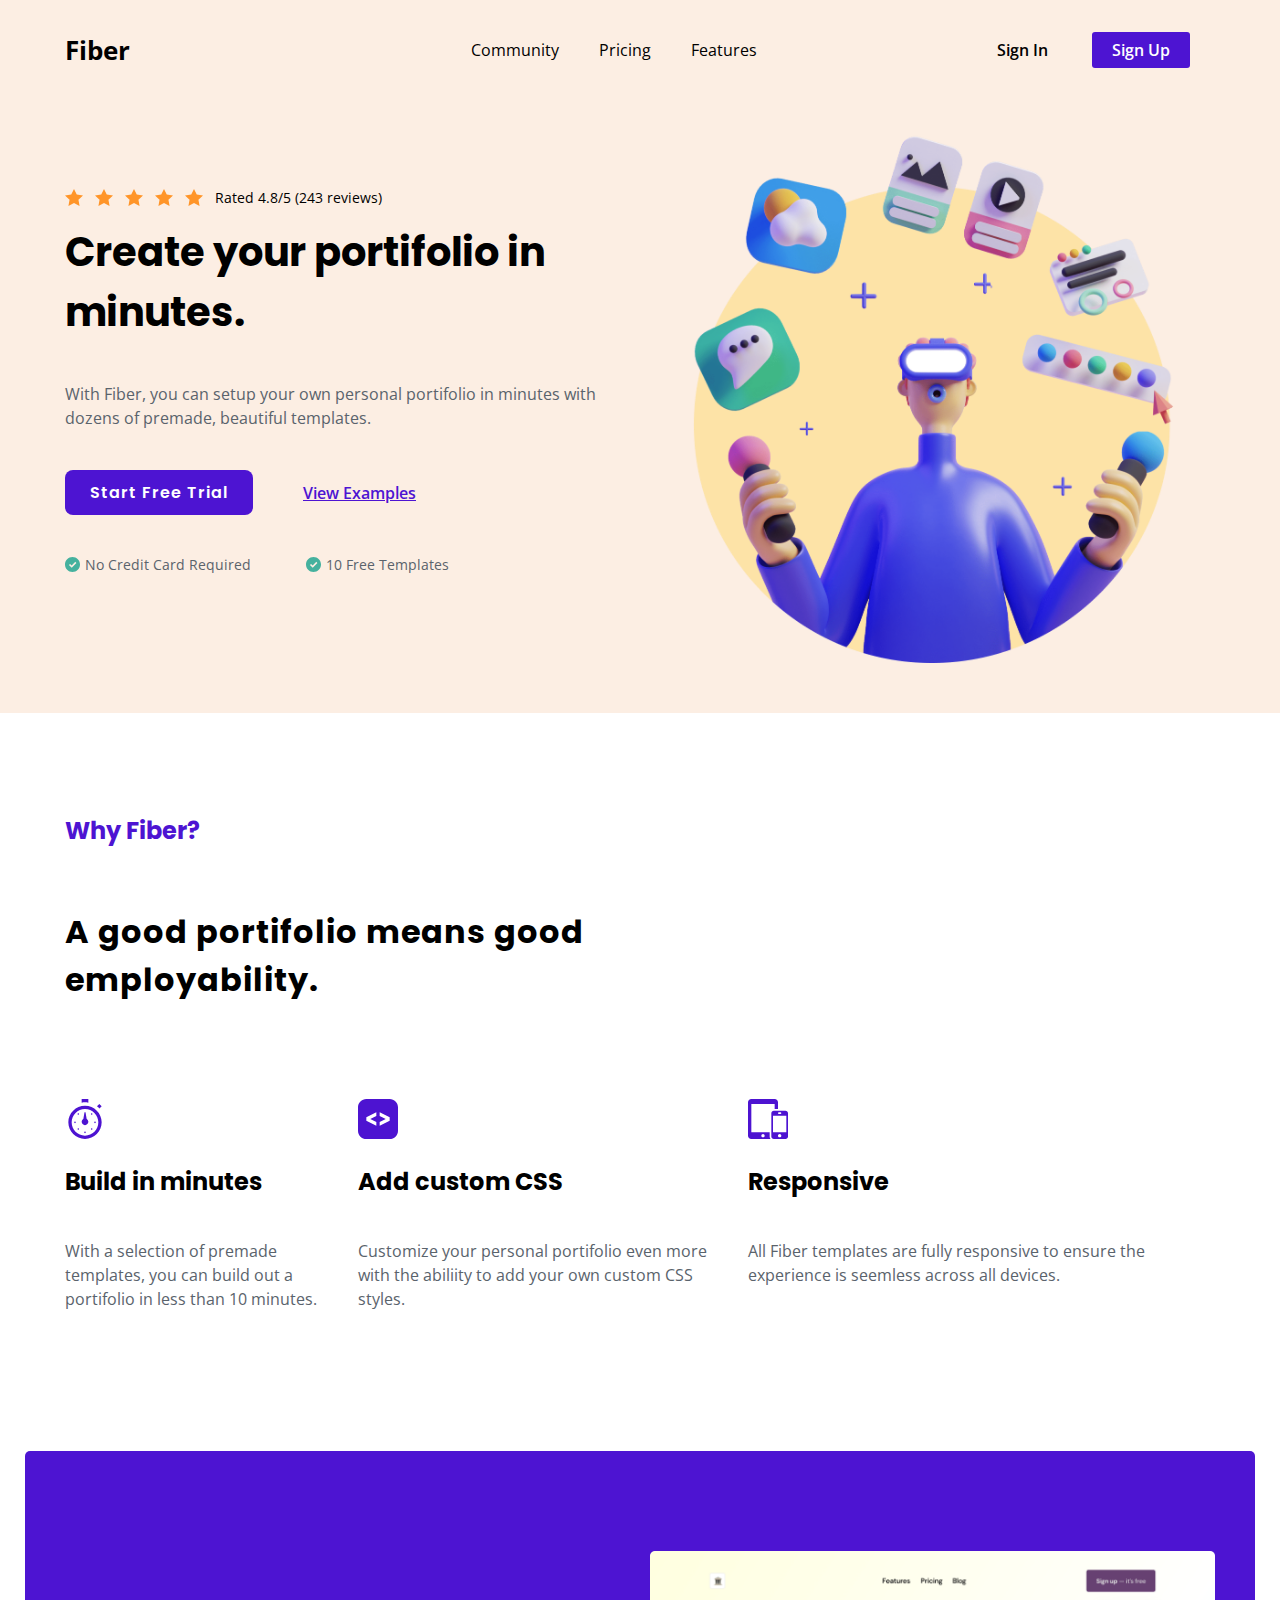
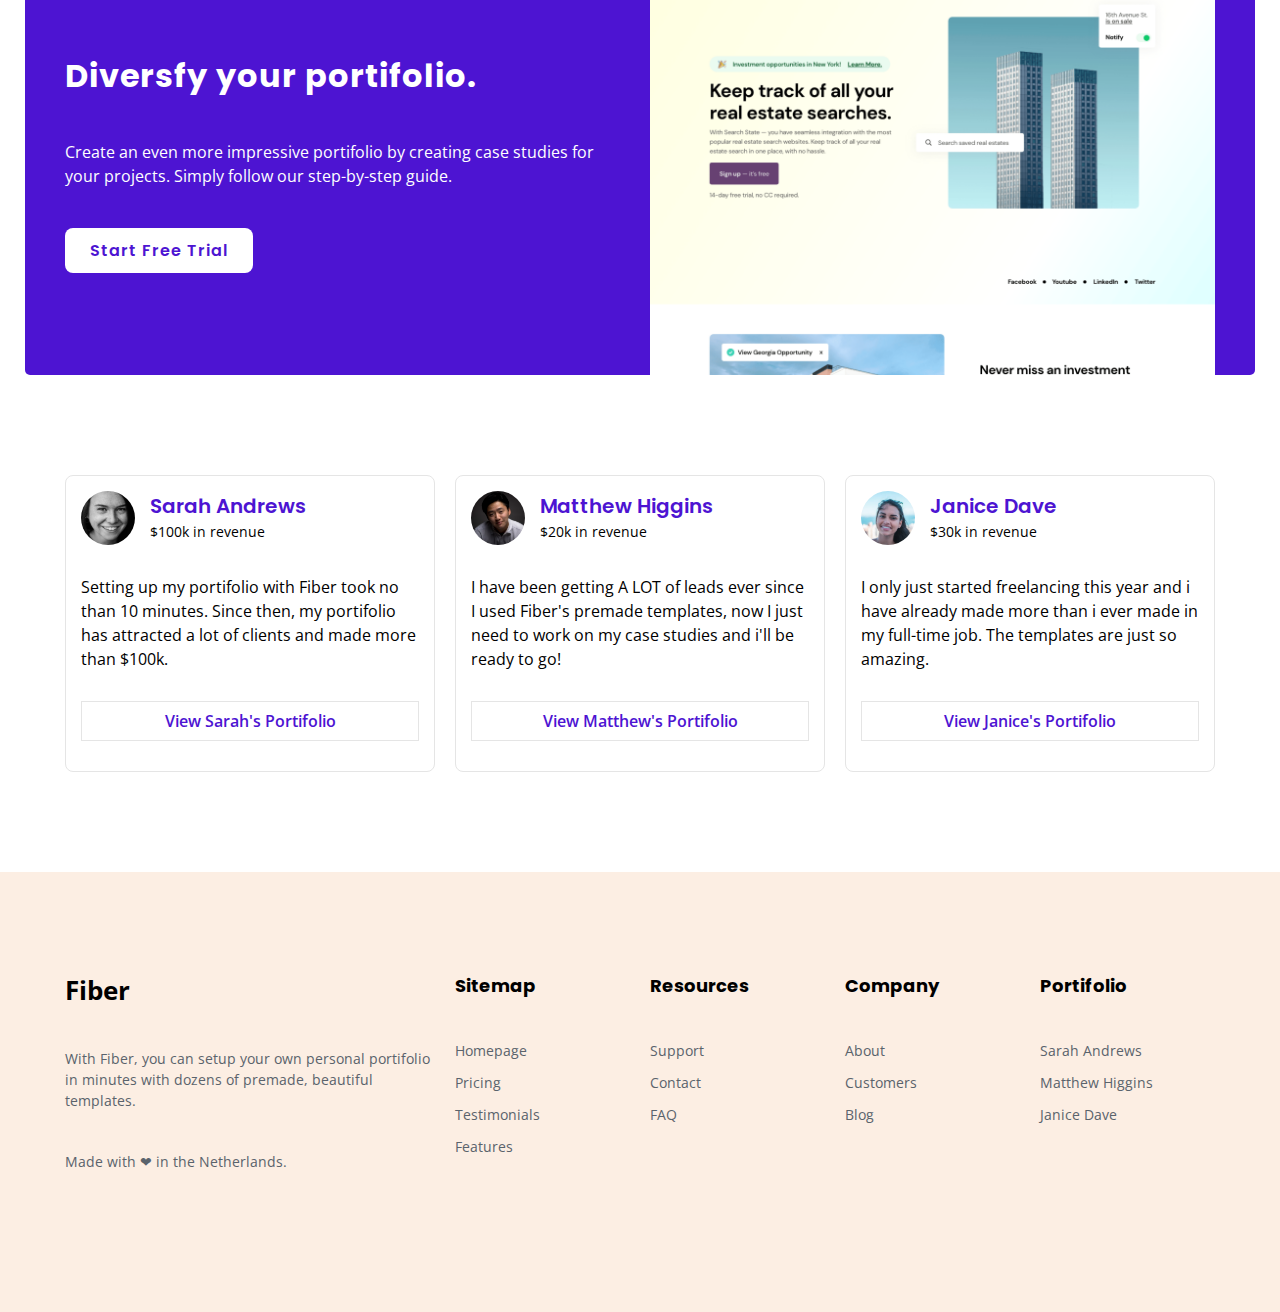
<file: index.html>
<!DOCTYPE html>
<html>

<head>
    <meta charset="utf-8">
    <meta http-equiv="X-UA-Compatible" content="IE=edge">
    <title>Fiber</title>
    <meta name="description" content="">
    <meta name="viewport" content="width=device-width, initial-scale=1">
    <link rel="stylesheet" href="css/main.css">
    <link href="https://cdnjs.cloudflare.com/ajax/libs/font-awesome/5.13.0/css/all.min.css" rel="stylesheet">

</head>

<body>
    <header class="header">
        <div class="container">
            <nav class="main__nav">
                <a href="index.html" class="logo">Fiber</a>
                <div class="hamburger__menu">
                    <img src="./Assets/Hamburger Menu.svg" alt="" onclick="toggleMenu()">
                </div>
                <ul class="nav-list">
                    <li class="nav-item"><a href="#" class="nav-link">community</a></li>
                    <li class="nav-item"><a href="#" class="nav-link">pricing</a></li>
                    <li class="nav-item"><a href="#features" class="nav-link">features</a></li>
                    <li class="nav-btn">
                        <a href="#" class="sign signin">sign in</a>
                        <a href="signup.html" class="sign signup__btn">sign up</a>
                    </li>
                </ul>
            </nav>
        </div>

    </header>
    <main>
        <section class="banner">
            <div class="container row">
                <img src="./Assets/hero-Illustration.png" alt="" class="banner__img">
                <div class="banner__content">
                    <div class="rate">
                        <img src="./Assets/star.svg" alt="">
                        <img src="./Assets/star.svg" alt="">
                        <img src="./Assets/star.svg" alt="">
                        <img src="./Assets/star.svg" alt="">
                        <img src="./Assets/star.svg" alt="">
                        <span>Rated 4.8/5 (243 reviews)</span>
                    </div>
                    <div class="banner__text">
                        <h1 class="main__heading">Create your portifolio in minutes.</h1>
                        <p class="sub__heading">With Fiber, you can setup your own personal portifolio in minutes with dozens of premade, beautiful templates.</p>
                        <div class="banner__btn">
                            <a href="#" class="primary__btn">Start Free Trial</a>
                            <a href="#" class="example">View Examples</a>
                        </div>
                        <ul class="checkmark">
                            <li class="checkmark__item"><img src="./Assets/Checkmark.svg" alt=""><span>No Credit Card Required</span>
                            </li>
                            <li class="checkmark__item"><img src="./Assets/Checkmark.svg" alt=""><span>10 Free Templates</span>
                            </li>
                        </ul>

                    </div>
                </div>
            </div>
        </section>
        <section class="section why__fiber">
            <div class="container">
                <div class="section__title row">
                    <h4 class="subtitle">Why Fiber?</h4>
                    <h2 class="main-title">A good portifolio means good <br> employability.</h2>
                </div>
                <div class="items row">
                    <div class="why__item item__one">
                        <img src="./Assets/time.svg" alt="" class="why__item__img">
                        <div class="item__text">
                            <h4>Build in minutes</h4>
                            <p>With a selection of premade templates, you can build out a portifolio in less than 10 minutes.</p>
                        </div>
                    </div>

                    <div class="why__item item__two">
                        <img src="./Assets/code.svg" alt="" class="why__item__img">
                        <div class="item__text">
                            <h4>Add custom CSS</h4>
                            <p>Customize your personal portifolio even more with the abiliity to add your own custom CSS styles.</p>
                        </div>
                    </div>

                    <div class="why__item item__three">
                        <img src="./Assets/allSizes.svg" alt="" class="why__item__img">
                        <div class="item__text">
                            <h4>Responsive</h4>
                            <p>All Fiber templates are fully responsive to ensure the experience is seemless across all devices.</p>
                        </div>
                    </div>
                </div>
            </div>
        </section>
        <section class="blue__bg " id="features">
            <div class="container row bg">
                <div class="blue__bg__content">
                    <div class="section__title">
                        <h2 class="blue__bg__title">Diversfy your portifolio.</h2>
                        <p class="blue__bg__text">Create an even more impressive portifolio by creating case studies for your projects. Simply follow our step-by-step guide.</p>
                        <div class="banner__btn">
                            <a href="#" class="primary__btn secondary__btn">Start Free Trial</a>
                        </div>
                    </div>

                </div>
                <img src="./Assets/Page Image.png" alt="" class="blue__bg__img">
            </div>
        </section>
        <section class="testimonial section" id="testimonial">
            <div class="container">
                <div class="flexbox__container">
                    <div class="testimonial__item">
                        <div class="testimonial__img">
                            <img src="./Assets/User Avatar.svg" alt="" srcset="" class="test__img">
                            <div class="img__text">
                                <h4>Sarah Andrews</h4>
                                <p>$100k in revenue</p>
                            </div>
                        </div>
                        <div class="testimonial__text">
                            <p>Setting up my portifolio with Fiber took no than 10 minutes. Since then, my portifolio has attracted a lot of clients and made more than $100k. </p>
                            <a href="#" class="testimonial__btn">View Sarah's Portifolio</a>
                        </div>
                    </div>

                    <div class="testimonial__item">
                        <div class="testimonial__img">
                            <img src="./Assets/User Avatar 2.svg" alt="" srcset="" class="test__img">
                            <div class="img__text">
                                <h4>Matthew Higgins</h4>
                                <p>$20k in revenue</p>
                            </div>
                        </div>
                        <div class="testimonial__text">
                            <p>I have been getting A LOT of leads ever since I used Fiber's premade templates, now I just need to work on my case studies and i'll be ready to go! </p>
                            <a href="#" class="testimonial__btn">View Matthew's Portifolio</a>
                        </div>
                    </div>
                    <div class="testimonial__item">
                        <div class="testimonial__img">
                            <img src="./Assets/User Avatar 32.svg" alt="" srcset="" class="test__img">
                            <div class="img__text">
                                <h4>Janice Dave</h4>
                                <p>$30k in revenue</p>
                            </div>
                        </div>
                        <div class="testimonial__text">
                            <p>I only just started freelancing this year and i have already made more than i ever made in my full-time job. The templates are just so amazing. </p>
                            <a href="#" class="testimonial__btn">View Janice's Portifolio</a>
                        </div>
                    </div>
                </div>


            </div>
        </section>
        <footer class="main__footer section">
            <div class="container row">
                <div class="footer__logo">
                    <a href="index.html" class="logo">Fiber</a>
                    <p class="footer__para">With Fiber, you can setup your own personal portifolio in minutes with dozens of premade, beautiful templates.</p>
                    <p class="heart">Made with <span>&#10084</span> in the Netherlands.</p>
                </div>
                <div class="footer__content sitemap">
                    <h4 class="footer__title">Sitemap</h4>
                    <ul class="footer__list">
                        <li class="footer__item"><a href="index.html" class="footer__link">Homepage</a></li>
                        <li class="footer__item"><a href="#" class="footer__link">Pricing</a></li>
                        <li class="footer__item"><a href="#testimonial" class="footer__link">Testimonials</a></li>
                        <li class="footer__item"><a href="index.html" class="footer__link">Features</a></li>
                    </ul>
                </div>
                <div class="footer__content resources">
                    <h4 class="footer__title">Resources</h4>
                    <ul class="footer__list">
                        <li class="footer__item"><a href="#" class="footer__link">Support</a></li>
                        <li class="footer__item"><a href="#" class="footer__link">Contact</a></li>
                        <li class="footer__item"><a href="#" class="footer__link">FAQ</a></li>
                    </ul>
                </div>
                <div class="footer__content company">
                    <h4 class="footer__title">Company</h4>
                    <ul class="footer__list">
                        <li class="footer__item"><a href="#" class="footer__link">About</a></li>
                        <li class="footer__item"><a href="#" class="footer__link">Customers</a></li>
                        <li class="footer__item"><a href="#" class="footer__link">Blog</a></li>
                    </ul>
                </div>
                <div class="footer__content portifolio">
                    <h4 class="footer__title">Portifolio</h4>
                    <ul class="footer__list">
                        <li class="footer__item"><a href="#" class="footer__link">Sarah Andrews</a></li>
                        <li class="footer__item"><a href="#" class="footer__link">Matthew Higgins</a></li>
                        <li class="footer__item"><a href="#" class="footer__link">Janice Dave</a></li>
                    </ul>
                </div>
            </div>
        </footer>
    </main>


    <script async defer>
        const navList = document.querySelector(".nav-list");
        navList.style.maxHeight = "0px";

        function toggleMenu() {
            if (navList.style.maxHeight === "0px") {
                navList.style.maxHeight = "200px";
            } else {
                navList.style.maxHeight = '0px';
            }
        }
    </script>
</body>

</html>
</file>
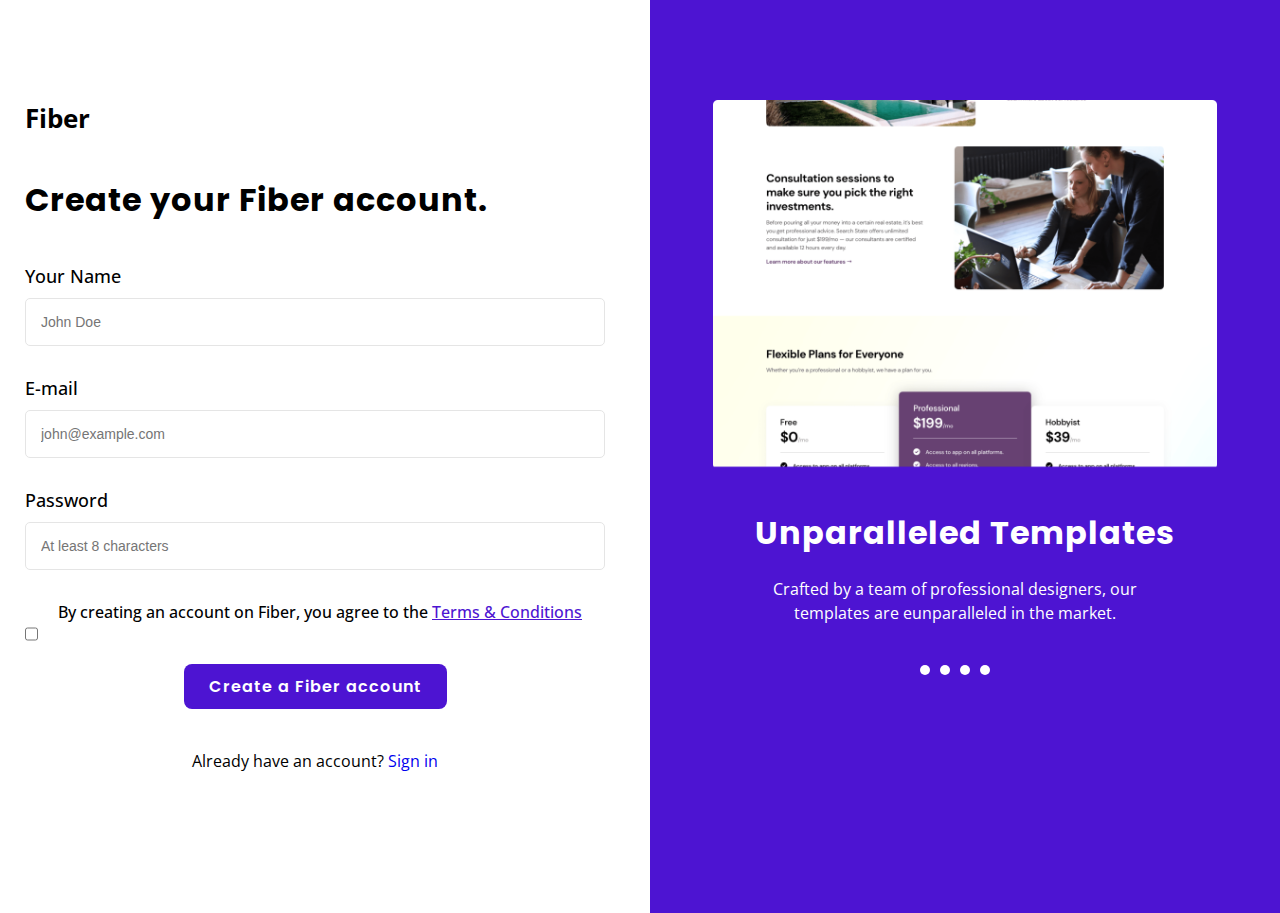
<file: signup.html>
<!DOCTYPE html>
<html lang="en">

<head>
    <meta charset="UTF-8">
    <meta http-equiv="X-UA-Compatible" content="IE=edge">
    <meta name="viewport" content="width=device-width, initial-scale=1.0">
    <title>Signup</title>
    <link rel="stylesheet" href="css/main.css">
    <link rel="stylesheet" href="css/signup.css">
</head>

<body>
    <main>
        <section class="signup__section">
            <div class="signup__content row">
                <div class="signup__content__form">
                    <div class="container">
                        <div class="signup__logo">
                            <a href="index.html" class="logo">Fiber</a>
                        </div>
                        <h2 class="signup__title">Create your Fiber account.</h2>
                        <form action="form" class="form">
                            <div class="input__group">
                                <label for="name">Your Name</label>
                                <input type="text" class="input" placeholder="John Doe" required>
                            </div>
                            <div class="input__group">
                                <label for="email">E-mail</label>
                                <input type="email" class="input" placeholder="john@example.com" required>
                            </div>
                            <div class="input__group">
                                <label for="password">Password</label>
                                <input type="password" class="input" placeholder="At least 8 characters" required>
                            </div>
                            <div class="checkbox">
                                <input type="checkbox" class="input__checkbox">
                                <p class="terms">By creating an account on Fiber, you agree to the <a href="#" class="terms__link">Terms & Conditions</a></p>
                            </div>
                        </form>
                        <div class="signup__content__btn">
                            <a href="#" class="primary__btn">Create a Fiber account</a>
                        </div>
                        <p class="signup__para">Already have an account? <a href="#">Sign in</a></p>
                    </div>
                </div>
                <div class="sign__content__image">
                    <img src="./Assets/Sign Up Image.png" alt="">
                    <div class="sign__content__image__text">
                        <h2>Unparalleled Templates</h2>
                        <p>Crafted by a team of professional designers, our templates are eunparalleled in the market.</p>
                        <ul class="dots">
                            <li class="dots__item"></li>
                            <li class="dots__item"></li>
                            <li class="dots__item"></li>
                            <li class="dots__item"></li>
                        </ul>
                    </div>
                </div>
            </div>
        </section>
    </main>

</body>

</html>
</file>
<file: css/main.css>
/*============== Font Import =====================*/
@import url("https://fonts.googleapis.com/css2?family=Open+Sans:wght@300;400;600;700;800&display=swap");
@import url('https://fonts.googleapis.com/css2?family=Poppins:wght@600&display=swap');

/*================= Basic Reset=================*/

*,
*::before,
*::after {
    margin: 0;
    padding: 0;
    box-sizing: border-box;
}


/*================= Custom Properties =================*/

:root {
    --header-height: 6rem;
    --blue: hsl(258, 83%, 45%);
    --dark: hsl(0, 0%, 0%);
    --white: hsl(0, 0%, 100%);
    --banner-bg-color: hsl(26, 81%, 94%);
    --very-dark-desaturated-blue: hsl(211, 21%, 50%);
    --very-dark-grayish-blue: hsl(213, 9%, 39%);
    --dark-grayish-blue: hsl(232, 10%, 55%);
    --grayish-blue: hsl(210, 4%, 67%);
    --testimonial-border-cl: #e5e5e5;
    --number-of-grid-columns: 4;
    --h1-font-size: 3.2rem;
    --h2-font-size: 2.8rem;
    --h3-font-size: 2.4rem;
    --h4-font-size: 2rem;
    --body-font-f: "Open Sans", sans-serif;
    --heading-font-f: "Poppins";
    --heading-font-w1: 700;
    --heading-font-w2: 900;
    --section-padding: 5rem 0;
    --letter-spacing: 1px;
    --para-margin: 3rem 0;
    --mt: 3rem;
}


/*================= Global Styles =================*/

html {
    font-size: 10px;
}

body {
    font-size: 1.6rem;
    font-family: var(--body-font-f);
}

h1,
h2,
h3,
h4 {
    font-family: var(--heading-font-f);
}

h1 {
    font-size: var(--h1-font-size);
}

h2 {
    font-size: var(--h2-font-size);
    letter-spacing: var(--letter-spacing);
}

h3 {
    font-size: var(--h3-font-size);
}

h4 {
    font-size: var(--h4-font-size);
}

a {
    text-decoration: none;
}

ul {
    list-style: none;
}

img {
    max-width: 100%;
    display: block;
}

p {
    color: var(--very-dark-grayish-blue);
    line-height: 1.5;
    margin: var(--para-margin);
}


/*================= Reusabe Styles =================*/

.container {
    width: 100%;
    max-width: 120rem;
    margin: 0 auto;
    padding: 0 2.5rem;
}

.row {
    display: grid;
    grid-template-columns: repeat(var(--number-of-grid-columns), 1fr);
    column-gap: 2rem;
}

.section {
    padding: var(--section-padding);
}

.sign {
    display: block;
    text-transform: capitalize;
    color: var(--white);
    margin-bottom: 1.5rem;
}


/*================= Header Styles =================*/

.header {
    width: 100%;
    height: var(--header-height);
    display: flex;
    align-items: center;
    background-color: var(--banner-bg-color);
}

.main__nav {
    display: flex;
    align-items: center;
    justify-content: space-between;
}

.logo {
    color: var(--dark);
    font-size: 2.6rem;
    font-weight: var(--heading-font-w1);
}

.nav-list {
    width: 100%;
    background-color: var(--blue);
    position: absolute;
    top: 6rem;
    right: 0;
    z-index: 2;
    overflow: hidden;
    transition: 0.5s;
    text-align: right;
}

.nav-item {
    margin: 1.5rem 2.5rem 1.5rem 0;
}

.nav-link {
    color: var(--white);
    text-transform: capitalize;
}

.nav-btn {
    margin-right: 2.5rem;
}


/*================= Banner Styles =================*/

.banner {
    width: 100%;
    background-color: var(--banner-bg-color);
}

.banner__img,
.banner__content {
    grid-column: span 4;
}

.rate {
    display: none;
}

.main__heading {
    margin-top: var(--mt);
}

.banner__btn {
    text-align: center;
}

.primary__btn {
    color: var(--white);
    background-color: var(--blue);
    border: none;
    outline: none;
    width: 100%;
    display: inline-block;
    padding: 1.5rem 0;
    border-radius: .8rem;
    font-weight: 600;
    font-family: var(--heading-font-f);
    letter-spacing: var(--letter-spacing);
}

.banner__btn .example {
    display: block;
    margin-top: 2rem;
    color: var(--blue);
    font-weight: 600;
    text-decoration: underline;
}

.checkmark {
    margin-top: var(--mt);
}

.checkmark__item {
    display: flex;
    margin-bottom: 1.2rem;
}

.checkmark__item img {
    max-width: 1.5rem;
}

.checkmark__item span {
    color: var(--very-dark-grayish-blue);
    font-size: 1.4rem;
    margin-left: 2rem;
}


/*================= Why Fiber Styles =================*/

.main-title,
.subtitle {
    grid-column: span 4;
}

.subtitle {
    color: var(--blue);
    margin-bottom: 2rem;
}

.why__item {
    margin-top: 3.5rem;
    grid-column: span 4;
}

.item__text h4 {
    margin-top: 2.5rem;
}


/*================= Blue Bg Styles =================*/

.blue__bg {
    background-color: var(--blue);
    margin: 0 2.5rem;
    border: none;
    outline: none;
    border-radius: .5rem;
    padding-top: 5rem;
}

.blue__bg__content,
.blue__bg__img {
    grid-column: span 4;
}

.blue__bg__img {
    margin-top: var(--mt);
}

.blue__bg__title,
.blue__bg__text {
    color: var(--white);
}

.secondary__btn {
    color: var(--blue);
    background-color: var(--white);
}


/*================= Testimonial Styles =================*/

.testimonial__item {
    padding: 1.5rem;
    border: 1px solid var(--testimonial-border-cl);
    border-radius: .8rem;
    margin-bottom: 3.5rem;
}

.testimonial__img {
    display: flex;
}

.img__text {
    margin-left: 1.5rem;
}

.img__text h4 {
    color: var(--blue);
    font-size: 1.6rem;
    font-weight: 600;
}

.img__text p {
    color: var(--dark);
    font-size: 1.2rem;
    margin: 0;
}

.testimonial__text p {
    color: var(--dark);
    font-size: 1.4rem;
    margin: 2rem 0;
}

.testimonial__btn {
    color: var(--blue);
    font-weight: 600;
    display: block;
    text-align: center;
    padding: .8rem 0;
    border: 1px solid var(--testimonial-border-cl);
    margin-bottom: 1.5rem;
}

.testimonial__btn:hover {
    color: var(--white);
    background-color: var(--blue);
}


/*=============== Footer Section Styles ===============*/

.main__footer {
    background-color: var(--banner-bg-color);
}

.footer__logo,
.footer__content {
    grid-column: span 4;
}

.footer__title {
    font-size: 1.8rem;
}

.footer__list {
    margin: var(--para-margin);
}

.footer__para,
.heart {
    font-size: 1.4rem;
}

.footer__item {
    margin: 1rem 0;
}

.footer__link {
    color: var(--very-dark-grayish-blue);
    font-size: 1.4rem;
}

.footer__link:hover {
    color: var(--blue);
}


/*======================================================
#################### MEDIA QUERIES ####################
======================================================*/

@media screen and (min-width:768px) {
     :root {
        --header-height: 8rem;
        --number-of-grid-columns: 8;
        --h1-font-size: 3rem;
        --h2-font-size: 2.8rem;
        --h3-font-size: 2.4rem;
        --h4-font-size: 2rem;
        --body-font-f: "Open Sans", sans-serif;
        --heading-font-f: "Poppins";
        --heading-font-w1: 700;
        --heading-font-w2: 900;
        --section-padding: 8rem 0;
        --letter-spacing: 1px;
        --para-margin: 3rem 0;
        --mt: 3rem;
    }
    /*================= Banner Styles =================*/
    .banner__img,
    .banner__content {
        grid-column: span 4;
    }
    .banner__content {
        display: flex;
        flex-direction: column;
        justify-content: center;
    }
    .banner__img {
        order: 2;
    }
    .main__heading {
        margin-top: 1.5rem;
    }
    .rate {
        display: flex;
    }
    .rate img {
        margin-right: 1.2rem;
    }
    .rate span {
        font-size: 1.4rem;
    }
    .banner__btn {
        display: flex;
        align-items: center;
    }
    .primary__btn {
        width: initial;
        padding: 1rem 2.5rem;
    }
    .banner__btn .example {
        display: inline;
        margin-top: initial;
        margin-left: 3rem;
    }
    .checkmark {
        display: flex;
        flex-direction: row;
    }
    .checkmark__item {
        display: flex;
        margin-bottom: 0;
    }
    .checkmark__item:not(:last-child) {
        margin-right: 2.5rem;
    }
    .checkmark__item span {
        margin-left: .5rem;
    }
    /*================= Why Fiber Styles =================*/
    .main-title,
    .subtitle {
        grid-column: span 8;
    }
    .items {
        margin-top: 4rem;
    }
    .item__one {
        grid-column: 1/3;
    }
    .item__two {
        grid-column: 4/6;
    }
    .item__three {
        grid-column: 7/-1;
    }
    /*================= Blue Bg Styles =================*/
    .blue__bg {
        padding-top: 8rem;
    }
    .blue__bg__content {
        display: flex;
        flex-direction: column;
        justify-content: center;
    }
    .blue__bg__img {
        margin-top: initial;
    }
    .secondary__btn {
        color: var(--blue);
        background-color: var(--white);
    }
    /*================= Testimonial Styles =================*/
    .flexbox__container {
        display: grid;
        grid-template-columns: repeat(9, 1fr);
        gap: 0 2rem;
    }
    .testimonial__item {
        grid-column: span 3;
        margin-bottom: 0;
    }
    .img__text h4 {
        font-size: 1.4rem;
    }
    .testimonial__btn {
        font-size: 1.4rem;
    }
    /*=============== Footer Section Styles ===============*/
    .footer__logo {
        grid-column: span 8;
    }
}

@media screen and (min-width:1000px) {
     :root {
        --header-height: 10rem;
        --number-of-grid-columns: 12;
        --h1-font-size: 4rem;
        --h2-font-size: 3.2rem;
        --h3-font-size: 2.8rem;
        --h4-font-size: 2.4rem;
        --body-font-f: "Open Sans", sans-serif;
        --heading-font-f: "Poppins";
        --heading-font-w1: 700;
        --heading-font-w2: 900;
        --section-padding: 10rem 0;
        --para-margin: 4rem 0;
        --mt: 4rem;
    }
    .sign {
        display: inline-block;
        color: var(--dark);
        margin-bottom: 0;
        font-weight: 600;
    }
    /*================= Header Styles =================*/
    .hamburger__menu {
        display: none;
    }
    .nav-list {
        width: initial;
        background-color: transparent;
        position: initial;
        display: flex;
        overflow: initial;
        align-items: center;
    }
    .nav-item:not(:last-child) {
        margin-right: 4rem;
    }
    .nav-link {
        color: var(--dark);
        font-size: 1.6rem;
    }
    .nav-link:hover {
        color: var(--blue);
    }
    .nav-btn {
        margin-left: 20rem;
    }
    .signin {
        margin-right: 4rem;
    }
    .signup__btn {
        color: var(--white);
        background-color: var(--blue);
        padding: .7rem 2rem;
        border-radius: .3rem;
    }
    .signin:hover {
        color: var(--blue);
    }
    .signup__btn:hover {
        color: var(--blue);
        background-color: var(--white);
    }
    /*================= Banner Styles =================*/
    .banner{
        padding-bottom: 5rem;
    }
    .banner__img,
    .banner__content {
        grid-column: span 6;
    }
    .banner__btn {
        display: flex;
        align-items: center;
    }
    .banner__btn .example {
        display: inline;
        margin-top: initial;
        margin-left: 5rem;
    }
    .checkmark {
        display: flex;
        flex-direction: row;
    }
    .checkmark__item {
        display: flex;
        margin-bottom: 0;
    }
    .checkmark__item:not(:last-child) {
        margin-right: 5.5rem;
    }
    .checkmark__item span {
        margin-left: .5rem;
    }
    /*================= Why Fiber Styles =================*/
    .main-title,
    .subtitle {
        grid-column: span 12;
    }
    .main-title {
        margin-top: var(--mt);
    }
    .items {
        margin-top: 6rem;
    }
    .item__one {
        grid-column: 1/4;
    }
    .item__two {
        grid-column: 4/8;
    }
    .item__three {
        grid-column: 8/-1;
    }
    /*================= Blue Bg Styles =================*/
    .blue__bg {
        padding-top: 10rem;
    }
    .blue__bg__content,
    .blue__bg__img {
        grid-column: span 6;
    }
    .secondary__btn {
        color: var(--blue);
        background-color: var(--white);
    }
    /*================= Testimonial Styles =================*/
    .flexbox__container {
        grid-template-columns: repeat(12, 1fr);
    }
    .testimonial__item {
        grid-column: span 4;
    }
    .img__text h4 {
        font-size: 2rem;
    }
    .img__text p {
        color: var(--dark);
        font-size: 1.4rem;
    }
    .testimonial__text p {
        font-size: 1.6rem;
        margin: 3rem 0;
    }
    .testimonial__btn {
        font-size: 1.6rem;
    }
    /*=============== Footer Section Styles ===============*/
    .footer__logo {
        grid-column: span 4;
    }
    .footer__content {
        grid-column: span 2;
    }
}
</file>
<file: css/signup.css>
.signup__content {
    width: 100%;
    height: 100vh;
}

.signup__content__form {
    grid-column: span 4;
    padding: var(--section-padding);
}

.signup__title {
    margin: var(--para-margin);
}

label {
    font-size: 1.8rem;
    font-weight: 500;
}

.input {
    width: 100%;
    margin: 1rem 0 3rem 0;
    padding: 1.5rem;
    border: 1px solid var(--testimonial-border-cl);
    border-radius: .5rem;
    font-size: 1.4rem;
}

input[type="password"] {
    background-image: url("/Assets/hide\ password.svg");
    background-repeat: no-repeat;
    background-position: 330px 10px;
}

.checkbox {
    display: flex;
}

.input__checkbox {
    margin: .4rem 2rem 0 0;
}

.terms {
    color: var(--dark);
    margin-top: 0;
    font-weight: 500;
}

.terms__link {
    color: var(--blue);
    text-decoration: underline;
}

.signup__content__btn {
    text-align: center;
}

.signup__para {
    color: var(--dark);
    text-align: center;
}

.sign__content__image {
    display: none;
}

@media screen and (min-width:768px) {
    .signup__content__form {
        grid-column: span 8;
    }
    input[type="password"] {
        background-position: 680px 10px;
    }
}

@media screen and (min-width:1000px) {
    .signup__content__form,
    .sign__content__image {
        grid-column: span 6;
    }
    .sign__content__image {
        display: flex;
        flex-direction: column;
        align-items: center;
        background-color: var(--blue);
        padding: 10rem 0;
    }
    .sign__content__image img {
        max-width: 80%;
    }
    .sign__content__image__text {
        text-align: center;
        margin-top: 4rem;
    }
    .sign__content__image__text h2,
    .sign__content__image__text p {
        color: var(--white);
    }
    .sign__content__image__text p {
        width: 400px;
        margin-top: 2rem;
    }
    .dots {
        display: flex;
        align-items: center;
        justify-content: center;
        margin-right: 1rem;
    }
    .dots__item {
        background-color: #fff;
        width: 1rem;
        height: 1rem;
        border-radius: .5rem;
        margin-right: 1rem;
    }
}
</file>
